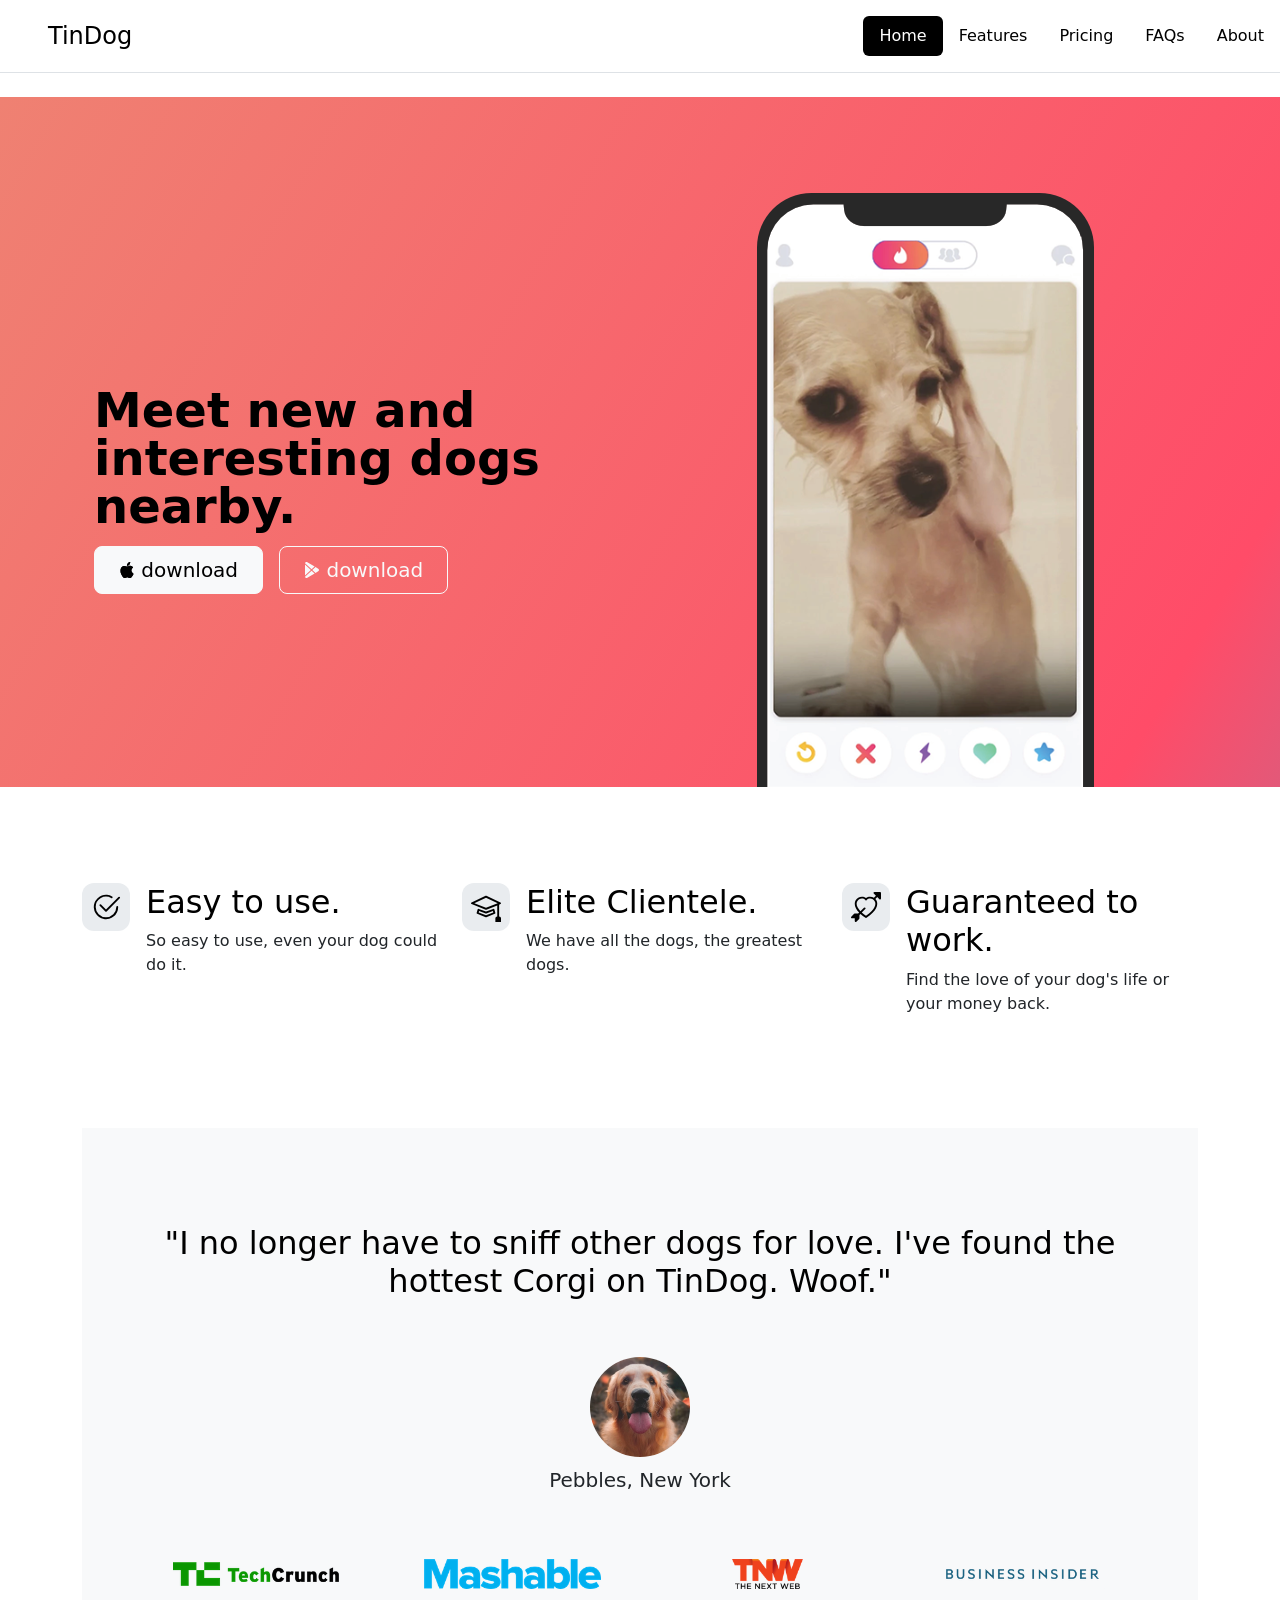
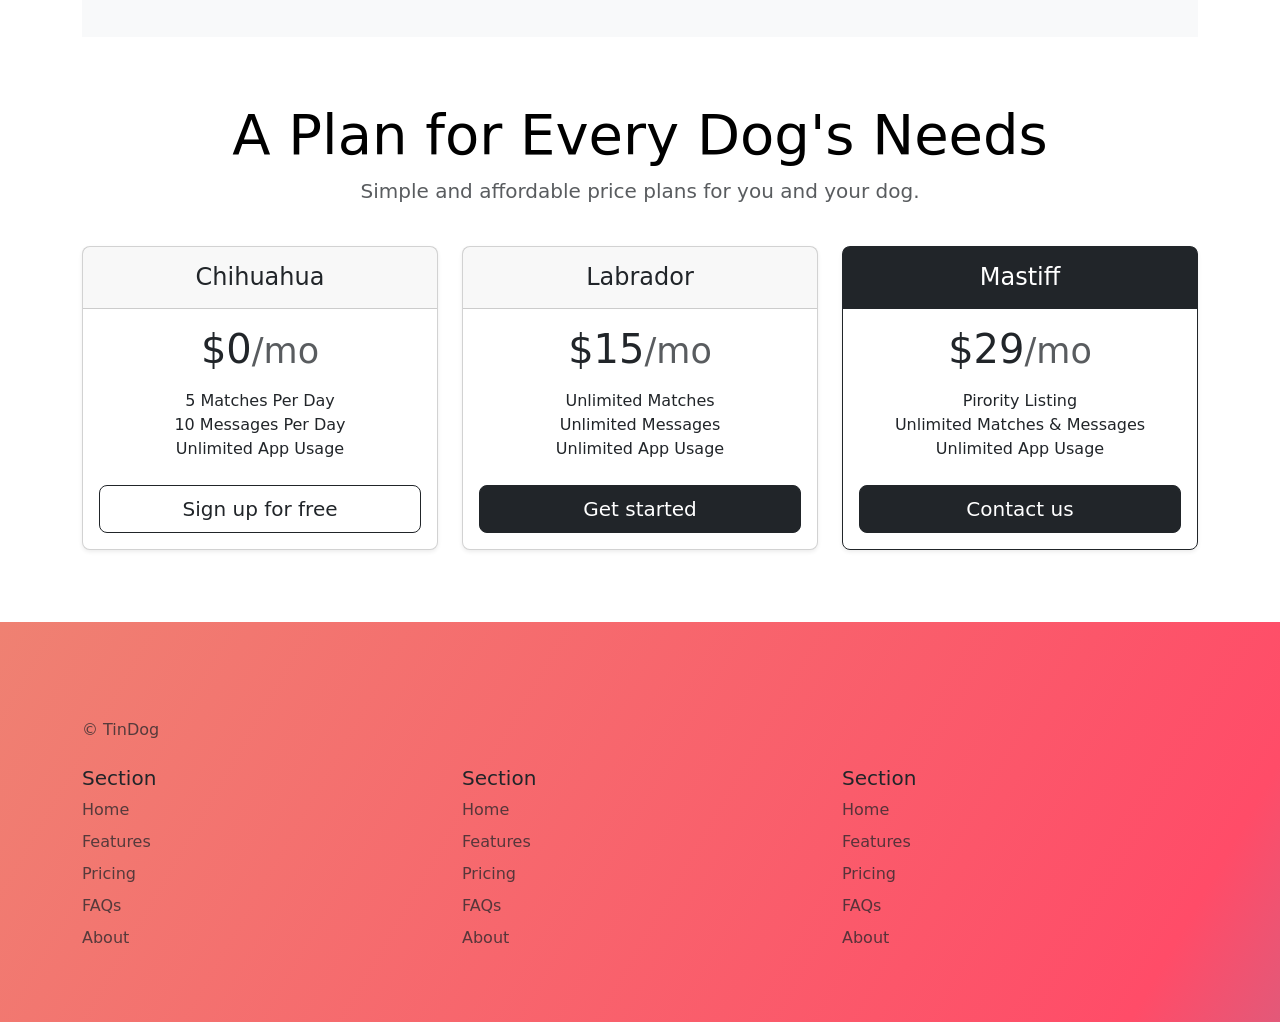
<file: index.html>
<!DOCTYPE html>
<html lang="en">
  <head>
    <meta charset="UTF-8">
    <meta name="viewport" content="width=device-width, initial-scale=1.0">
    <title>TinDog</title>
    <link href="https://cdn.jsdelivr.net/npm/bootstrap@5.3.8/dist/css/bootstrap.min.css" rel="stylesheet" integrity="sha384-sRIl4kxILFvY47J16cr9ZwB07vP4J8+LH7qKQnuqkuIAvNWLzeN8tE5YBujZqJLB" crossorigin="anonymous">
    <link rel="stylesheet" href="./css/style.css">
  </head>

  <!--header-->
  <body>

    <section id="header">
      
<header class="d-flex flex-wrap justify-content-center py-3 mb-4 border-bottom">
  <a
    href="/"
    class="d-flex align-items-center mb-3 mb-md-0 me-md-auto link-body-emphasis text-decoration-none"
  >
    <svg class="bi me-2" width="40" height="32" aria-hidden="true">
      <use xlink:href="#bootstrap"></use>
    </svg>
    <span class="fs-4">TinDog</span>
  </a>

  <ul class="nav nav-pills">
    <li class="nav-item">
      <a href="#" class="nav-link active" aria-current="page">Home</a>
    </li>
    <li class="nav-item">
      <a href="#" class="nav-link">Features</a>
    </li>
    <li class="nav-item">
      <a href="#" class="nav-link">Pricing</a>
    </li>
    <li class="nav-item">
      <a href="#" class="nav-link">FAQs</a>
    </li>
    <li class="nav-item">
      <a href="#" class="nav-link">About</a>
    </li>
  </ul>
</header>

      

    </section>




    <!-- Title -->
    <section id="title" class="gradient-background">
      <div class="container col-xxl-8 px-4 pt-5">
        <div class="row flex-lg-row-reverse align-items-center g-5 pt-5">
          <div class="col-10 col-sm-8 col-lg-6">
            <img
              src="./images/iphone.png"
              class="d-block mx-lg-auto img-fluid"
              alt="app demo"
              height="200"
              loading="lazy"
            >
          </div>

          <div class="col-lg-6">
            <h1 class="display-5 fw-bold text-body-emphasis lh-1 mb-3">
              Meet new and interesting dogs nearby.
            </h1>

            <div class="d-grid gap-2 d-md-flex justify-content-md-start">
              <button type="button" class="btn btn-light btn-lg px-4 me-md-2">
                <svg
                  xmlns="http://www.w3.org/2000/svg"
                  width="16"
                  height="16"
                  fill="currentColor"
                  class="bi bi-apple mb-1"
                  viewBox="0 0 16 16"
                >
                  <path
                    d="M11.182.008C11.148-.03 9.923.023 8.857 1.18c-1.066 1.156-.902 2.482-.878 2.516.024.034 1.52.087 2.475-1.258.955-1.345.762-2.391.728-2.43Zm3.314 11.733c-.048-.096-2.325-1.234-2.113-3.422.212-2.189 1.675-2.789 1.698-2.854.023-.065-.597-.79-1.254-1.157a3.692 3.692 0 0 0-1.563-.434c-.108-.003-.483-.095-1.254.116-.508.139-1.653.589-1.968.607-.316.018-1.256-.522-2.267-.665-.647-.125-1.333.131-1.824.328-.49.196-1.422.754-2.074 2.237-.652 1.482-.311 3.83-.067 4.56.244.729.625 1.924 1.273 2.796.576.984 1.34 1.667 1.659 1.899.319.232 1.219.386 1.843.067.502-.308 1.408-.485 1.766-.472.357.013 1.061.154 1.782.539.571.197 1.111.115 1.652-.105.541-.221 1.324-1.059 2.238-2.758.347-.79.505-1.217.473-1.282Z"
                  />
                  <path
                    d="M11.182.008C11.148-.03 9.923.023 8.857 1.18c-1.066 1.156-.902 2.482-.878 2.516.024.034 1.52.087 2.475-1.258.955-1.345.762-2.391.728-2.43Zm3.314 11.733c-.048-.096-2.325-1.234-2.113-3.422.212-2.189 1.675-2.789 1.698-2.854.023-.065-.597-.79-1.254-1.157a3.692 3.692 0 0 0-1.563-.434c-.108-.003-.483-.095-1.254.116-.508.139-1.653.589-1.968.607-.316.018-1.256-.522-2.267-.665-.647-.125-1.333.131-1.824.328-.49.196-1.422.754-2.074 2.237-.652 1.482-.311 3.83-.067 4.56.244.729.625 1.924 1.273 2.796.576.984 1.34 1.667 1.659 1.899.319.232 1.219.386 1.843.067.502-.308 1.408-.485 1.766-.472.357.013 1.061.154 1.782.539.571.197 1.111.115 1.652-.105.541-.221 1.324-1.059 2.238-2.758.347-.79.505-1.217.473-1.282Z"
                  />
                </svg>
                download
              </button>

              <button type="button" class="btn btn-outline-light btn-lg px-4">
                <svg
                  xmlns="http://www.w3.org/2000/svg"
                  width="16"
                  height="16"
                  fill="currentColor"
                  class="bi bi-google-play mb-1"
                  viewBox="0 0 16 16"
                >
                  <path
                    d="M14.222 9.374c1.037-.61 1.037-2.137 0-2.748L11.528 5.04 8.32 8l3.207 2.96 2.694-1.586Zm-3.595 2.116L7.583 8.68 1.03 14.73c.201 1.029 1.36 1.61 2.303 1.055l7.294-4.295ZM1 13.396V2.603L6.846 8 1 13.396ZM1.03 1.27l6.553 6.05 3.044-2.81L3.333.215C2.39-.341 1.231.24 1.03 1.27Z"
                  />
                </svg>
                download
              </button>
            </div>
          </div>
        </div>
      </div>
    </section>

    <!-- Features -->
    <div class="container mt-5">
      <div class="row g-4 py-5 row-cols-1 row-cols-lg-3">
        <div class="col d-flex align-items-start">
          <div class="icon-square text-body-emphasis bg-body-secondary d-inline-flex align-items-center justify-content-center fs-4 flex-shrink-0 me-3">
            <svg
              xmlns="http://www.w3.org/2000/svg"
              height="30"
              fill="currentColor"
              class="bi bi-check2-circle"
              viewBox="0 0 16 16"
            >
              <path
                d="M2.5 8a5.5 5.5 0 0 1 8.25-4.764.5.5 0 0 0 .5-.866A6.5 6.5 0 1 0 14.5 8a.5.5 0 0 0-1 0 5.5 5.5 0 1 1-11 0z"
              />
              <path
                d="M15.354 3.354a.5.5 0 0 0-.708-.708L8 9.293 5.354 6.646a.5.5 0 1 0-.708.708l3 3a.5.5 0 0 0 .708 0l7-7z"
              />
            </svg>
          </div>

          <div>
            <h3 class="fs-2 text-body-emphasis">Easy to use.</h3>
            <p>So easy to use, even your dog could do it.</p>
          </div>
        </div>

        <div class="col d-flex align-items-start">
          <div class="icon-square text-body-emphasis bg-body-secondary d-inline-flex align-items-center justify-content-center fs-4 flex-shrink-0 me-3">
            <svg
              xmlns="http://www.w3.org/2000/svg"
              height="30"
              fill="currentColor"
              class="bi bi-mortarboard"
              viewBox="0 0 16 16"
            >
              <path d="M8.211 2.047a.5.5 0 0 0-.422 0l-7.5 3.5a.5.5 0 0 0 .025.917l7.5 3a.5.5 0 0 0 .372 0L14 7.14V13a1 1 0 0 0-1 1v2h3v-2a1 1 0 0 0-1-1V6.739l.686-.275a.5.5 0 0 0 .025-.917l-7.5-3.5ZM8 8.46 1.758 5.965 8 3.052l6.242 2.913L8 8.46Z" />
              <path d="M4.176 9.032a.5.5 0 0 0-.656.327l-.5 1.7a.5.5 0 0 0 .294.605l4.5 1.8a.5.5 0 0 0 .372 0l4.5-1.8a.5.5 0 0 0 .294-.605l-.5-1.7a.5.5 0 0 0-.656-.327L8 10.466 4.176 9.032Zm-.068 1.873.22-.748 3.496 1.311a.5.5 0 0 0 .352 0l3.496-1.311.22.748L8 12.46l-3.892-1.556Z" />
            </svg>
          </div>

          <div>
            <h3 class="fs-2 text-body-emphasis">Elite Clientele.</h3>
            <p>We have all the dogs, the greatest dogs.</p>
          </div>
        </div>

        <div class="col d-flex align-items-start">
          <div class="icon-square text-body-emphasis bg-body-secondary d-inline-flex align-items-center justify-content-center fs-4 flex-shrink-0 me-3">
            <svg
              xmlns="http://www.w3.org/2000/svg"
              height="30"
              fill="currentColor"
              class="bi bi-arrow-through-heart"
              viewBox="0 0 16 16"
            >
              <path
                fill-rule="evenodd"
                d="M2.854 15.854A.5.5 0 0 1 2 15.5V14H.5a.5.5 0 0 1-.354-.854l1.5-1.5A.5.5 0 0 1 2 11.5h1.793l.53-.53c-.771-.802-1.328-1.58-1.704-2.32-.798-1.575-.775-2.996-.213-4.092C3.426 2.565 6.18 1.809 8 3.233c1.25-.98 2.944-.928 4.212-.152L13.292 2 12.147.854A.5.5 0 0 1 12.5 0h3a.5.5 0 0 1 .5.5v3a.5.5 0 0 1-.854.354L14 2.707l-1.006 1.006c.236.248.44.531.6.845.562 1.096.585 2.517-.213 4.092-.793 1.563-2.395 3.288-5.105 5.08L8 13.912l-.276-.182a21.86 21.86 0 0 1-2.685-2.062l-.539.54V14a.5.5 0 0 1-.146.354l-1.5 1.5Zm2.893-4.894A20.419 20.419 0 0 0 8 12.71c2.456-1.666 3.827-3.207 4.489-4.512.679-1.34.607-2.42.215-3.185-.817-1.595-3.087-2.054-4.346-.761L8 4.62l-.358-.368c-1.259-1.293-3.53-.834-4.346.761-.392.766-.464 1.845.215 3.185.323.636.815 1.33 1.519 2.065l1.866-1.867a.5.5 0 1 1 .708.708L5.747 10.96Z"
              />
            </svg>
          </div>

          <div>
            <h3 class="fs-2 text-body-emphasis">Guaranteed to work.</h3>
            <p>Find the love of your dog's life or your money back.</p>
          </div>
        </div>
      </div>
    </div>

    <section id="features"></section>

    <!-- Testimonial -->
    <div class="container">
      <div class="my-5">
        <div class="p-5 text-center bg-body-tertiary">
          <div class="container py-5">
            <h2 class="text-body-emphasis">
              "I no longer have to sniff other dogs for love. I've found the hottest Corgi on TinDog. Woof."
            </h2>
            <img class="profile-img mt-5" src="./images/dog-img.jpg" alt="dog image">
            <p class="col-lg-8 mx-auto lead mt-2">Pebbles, New York</p>
          </div>

          <div class="container">
            <div class="row">
              <div class="col-lg-3 col-sm-12">
                <img src="./images/techcrunch.png" alt="techcrunch" height="30">
              </div>
              <div class="col-lg-3 col-sm-12">
                <img src="./images/mashable.png" alt="mashable" height="30">
              </div>
              <div class="col-lg-3 col-sm-12">
                <img src="./images/tnw.png" alt="tnw" height="30">
              </div>
              <div class="col-lg-3 col-sm-12">
                <img src="./images/bizinsider.png" alt="bizinsider" height="30">
              </div>
            </div>
          </div>
        </div>
      </div>

      <section id="testimonial">
      </div>
    </section>

    <!-- Pricing -->
    <div class="container">
      <div class="pricing-header p-3 pb-md-4 mx-auto text-center">
        <h2 class="display-4 fw-normal text-body-emphasis">A Plan for Every Dog's Needs</h2>
        <p class="fs-5 text-body-secondary">
          Simple and affordable price plans for you and your dog.
        </p>
      </div>

      <div class="row row-cols-1 row-cols-md-3 mb-3 text-center">
        <div class="col">
          <div class="card mb-4 rounded-3 shadow-sm">
            <div class="card-header py-3">
              <h4 class="my-0 fw-normal">Chihuahua</h4>
            </div>

            <div class="card-body">
              <h1 class="card-title pricing-card-title">
                $0<small class="text-body-secondary fw-light">/mo</small>
              </h1>

              <ul class="list-unstyled mt-3 mb-4">
                <li>5 Matches Per Day</li>
                <li>10 Messages Per Day</li>
                <li>Unlimited App Usage</li>
              </ul>

              <button type="button" class="w-100 btn btn-lg btn-outline-dark">
                Sign up for free
              </button>
            </div>
          </div>
        </div>

        <div class="col">
          <div class="card mb-4 rounded-3 shadow-sm">
            <div class="card-header py-3">
              <h4 class="my-0 fw-normal">Labrador</h4>
            </div>

            <div class="card-body">
              <h1 class="card-title pricing-card-title">
                $15<small class="text-body-secondary fw-light">/mo</small>
              </h1>

              <ul class="list-unstyled mt-3 mb-4">
                <li>Unlimited Matches</li>
                <li>Unlimited Messages</li>
                <li>Unlimited App Usage</li>
              </ul>

              <button type="button" class="w-100 btn btn-lg btn-dark">
                Get started
              </button>
            </div>
          </div>
        </div>

        <div class="col">
          <div class="card mb-4 rounded-3 shadow-sm border-dark">
            <div class="card-header py-3 text-bg-dark border-dark">
              <h4 class="my-0 fw-normal">Mastiff</h4>
            </div>

            <div class="card-body">
              <h1 class="card-title pricing-card-title">
                $29<small class="text-body-secondary fw-light">/mo</small>
              </h1>

              <ul class="list-unstyled mt-3 mb-4">
                <li>Pirority Listing</li>
                <li>Unlimited Matches &amp; Messages</li>
                <li>Unlimited App Usage</li>
              </ul>

              <button type="button" class="w-100 btn btn-lg btn-dark">
                Contact us
              </button>
            </div>
          </div>
        </div>
      </div>
    </div>

    <section id="pricing"></section>

    </section id="footer" class="gradient-background">
    <!-- Footer -->
<section id="footer" class="gradient-background">
  <div class="container">
    <footer class="py-5 mt-5">
      <div class="mb-4">
        <a
          href="/"
          class="d-flex align-items-center mb-3 link-body-emphasis text-decoration-none"
          aria-label="Bootstrap"
        >
          <svg class="bi me-2" width="40" height="32" aria-hidden="true">
            <use xlink:href="#bootstrap"></use>
          </svg>
        </a>
        <p class="text-body-secondary">© TinDog</p>
      </div>

      <div class="row row-cols-1 row-cols-sm-2 row-cols-md-3">
        <div class="col mb-3">
          <h5>Section</h5>
          <ul class="nav flex-column">
            <li class="nav-item mb-2"><a href="#" class="nav-link p-0 text-body-secondary">Home</a></li>
            <li class="nav-item mb-2"><a href="#" class="nav-link p-0 text-body-secondary">Features</a></li>
            <li class="nav-item mb-2"><a href="#" class="nav-link p-0 text-body-secondary">Pricing</a></li>
            <li class="nav-item mb-2"><a href="#" class="nav-link p-0 text-body-secondary">FAQs</a></li>
            <li class="nav-item mb-2"><a href="#" class="nav-link p-0 text-body-secondary">About</a></li>
          </ul>
        </div>

        <div class="col mb-3">
          <h5>Section</h5>
          <ul class="nav flex-column">
            <li class="nav-item mb-2"><a href="#" class="nav-link p-0 text-body-secondary">Home</a></li>
            <li class="nav-item mb-2"><a href="#" class="nav-link p-0 text-body-secondary">Features</a></li>
            <li class="nav-item mb-2"><a href="#" class="nav-link p-0 text-body-secondary">Pricing</a></li>
            <li class="nav-item mb-2"><a href="#" class="nav-link p-0 text-body-secondary">FAQs</a></li>
            <li class="nav-item mb-2"><a href="#" class="nav-link p-0 text-body-secondary">About</a></li>
          </ul>
        </div>

        <div class="col mb-3">
          <h5>Section</h5>
          <ul class="nav flex-column">
            <li class="nav-item mb-2"><a href="#" class="nav-link p-0 text-body-secondary">Home</a></li>
            <li class="nav-item mb-2"><a href="#" class="nav-link p-0 text-body-secondary">Features</a></li>
            <li class="nav-item mb-2"><a href="#" class="nav-link p-0 text-body-secondary">Pricing</a></li>
            <li class="nav-item mb-2"><a href="#" class="nav-link p-0 text-body-secondary">FAQs</a></li>
            <li class="nav-item mb-2"><a href="#" class="nav-link p-0 text-body-secondary">About</a></li>
          </ul>
        </div>
      </div>
    </footer>
  </div>
</section>
  </body>
</html>
</file>
<file: css/style.css>
.gradient-background {
  background: linear-gradient(300deg, #00bfff, #ff4c68, #ef8172);
  background-size: 180% 180%;
  animation: gradient-animation 18s ease infinite;
}

@keyframes gradient-animation {
  0% {
    background-position: 0% 50%;
  }
  50% {
    background-position: 100% 50%;
  }
  100% {
    background-position: 0% 50%;
  }
}

.icon-square {
  width: 3rem;
  height: 3rem;
  border-radius: 0.75rem;
}

.profile-img {
  height: 100px;
  border-radius: 50%;
}
.profile-img{
  height: 100px;
  border-radius: 50%;
}


#header .nav-link {
  color: #000;
  transition: background-color 0.2s ease, color 0.2s ease, transform 0.2s ease;
}

#header .nav-link:hover {
  background-color: #e9ecef;
  transform: translateY(-2px);
}

#header .nav-link.active,
#header .nav-link.active:hover {
  color: #fff;
  background-color: #000;
}

#header .nav-link.active:hover {
  background-color: #333;
}
</file>
